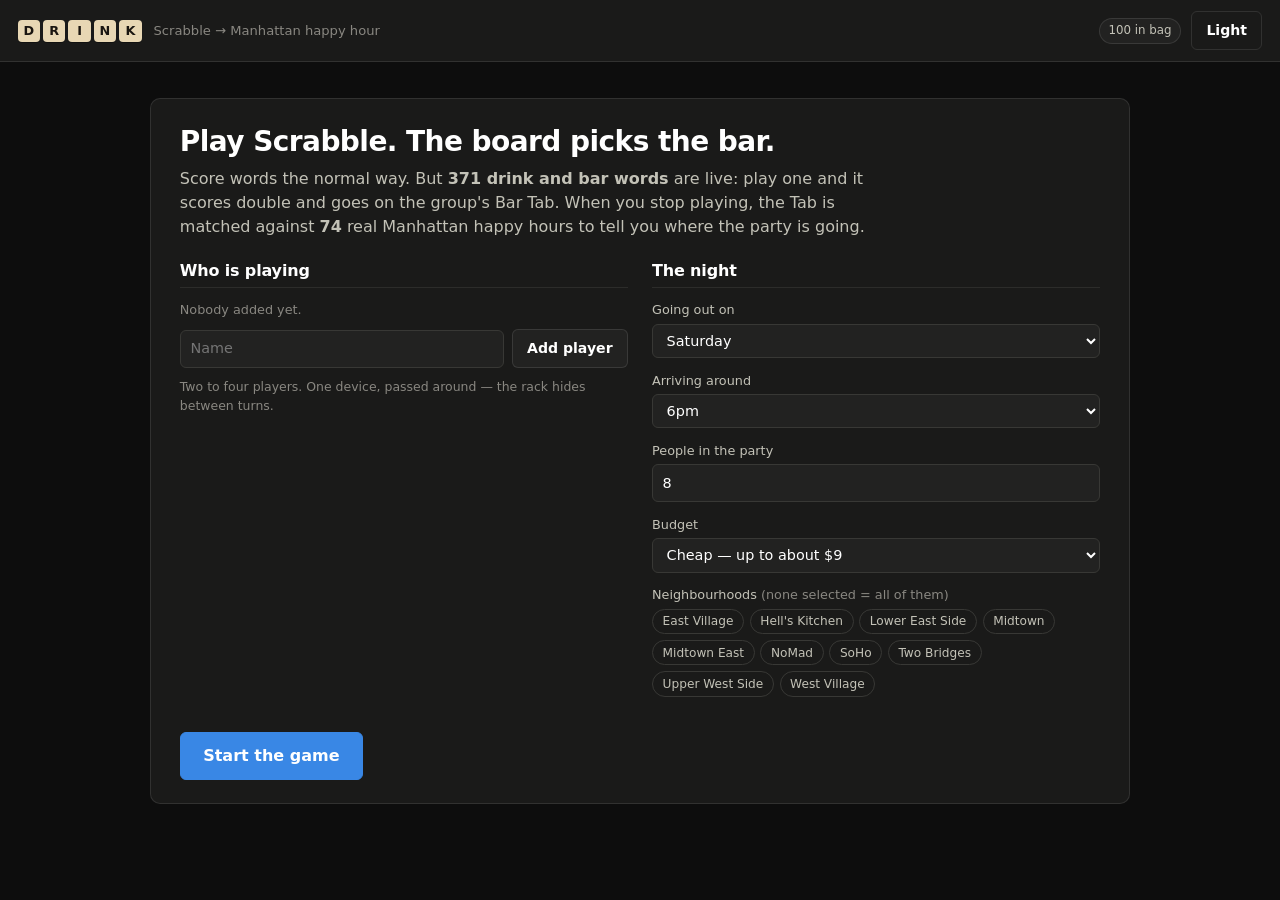
<file: index.html>
<!DOCTYPE html>
<html lang="en" data-theme="dark">
<head>
<meta charset="utf-8">
<meta name="viewport" content="width=device-width, initial-scale=1">
<title>Drink Scrabble - play for the bar</title>
<link rel="stylesheet" href="css/style.css">
</head>
<body>

<header class="topbar">
  <div class="brand">
    <span class="brand-tiles" aria-hidden="true">
      <i>D</i><i>R</i><i>I</i><i>N</i><i>K</i>
    </span>
    <span class="brand-sub">Scrabble &rarr; Manhattan happy hour</span>
  </div>
  <div class="topbar-right">
    <span id="bag-count" class="chip" title="Tiles left in the bag">100 in bag</span>
    <button id="theme-toggle" class="btn btn-ghost" type="button" aria-label="Switch to light mode">Light</button>
  </div>
</header>

<!-- ======================= SETUP ======================= -->
<main id="screen-setup" class="screen">
  <section class="panel panel-wide">
    <h1>Play Scrabble. The board picks the bar.</h1>
    <p class="lede">
      Score words the normal way. But <strong>371 drink and bar words</strong> are live:
      play one and it scores double and goes on the group's Bar Tab. When you stop playing,
      the Tab is matched against <strong id="bar-count-lede">74</strong> real Manhattan happy
      hours to tell you where the party is going.
    </p>

    <div class="setup-grid">
      <div class="setup-col">
        <h2>Who is playing</h2>
        <div id="player-list" class="player-list"></div>
        <div class="row">
          <input id="player-name" type="text" placeholder="Name" maxlength="18" autocomplete="off">
          <button id="add-player" class="btn" type="button">Add player</button>
        </div>
        <p class="hint">Two to four players. One device, passed around &mdash; the rack hides between turns.</p>
      </div>

      <div class="setup-col">
        <h2>The night</h2>
        <div class="field">
          <label for="opt-day">Going out on</label>
          <select id="opt-day"></select>
        </div>
        <div class="field">
          <label for="opt-time">Arriving around</label>
          <select id="opt-time"></select>
        </div>
        <div class="field">
          <label for="opt-size">People in the party</label>
          <input id="opt-size" type="number" min="1" max="40" value="8">
        </div>
        <div class="field">
          <label for="opt-budget">Budget</label>
          <select id="opt-budget">
            <option value="1">As cheap as it gets &mdash; $1-6 drinks</option>
            <option value="2" selected>Cheap &mdash; up to about $9</option>
            <option value="3">Mid &mdash; up to about $13</option>
            <option value="4">Whatever it costs</option>
          </select>
        </div>
        <div class="field">
          <label>Neighbourhoods <span class="label-note">(none selected = all of them)</span></label>
          <div id="hood-picker" class="hood-picker"></div>
        </div>
      </div>
    </div>

    <div class="setup-actions">
      <button id="start-game" class="btn btn-primary btn-lg" type="button">Start the game</button>
      <span id="setup-error" class="inline-error" role="status"></span>
    </div>
  </section>
</main>

<!-- ======================= GAME ======================= -->
<main id="screen-game" class="screen" hidden>
  <div class="game-layout">

    <section class="board-area">
      <div id="board" class="board" role="grid" aria-label="Scrabble board"></div>
      <div id="move-feedback" class="move-feedback" role="status" aria-live="polite"></div>
    </section>

    <aside class="sidebar">
      <section class="panel">
        <div class="turn-head">
          <h2 id="turn-name">&nbsp;</h2>
          <span id="turn-dir" class="chip chip-dir" title="Typing direction">&rarr; across</span>
        </div>
        <div id="rack" class="rack" aria-label="Your tiles"></div>
        <div class="rack-controls">
          <button id="btn-submit" class="btn btn-primary" type="button">Play word</button>
          <button id="btn-recall" class="btn" type="button">Recall</button>
          <button id="btn-shuffle" class="btn" type="button">Shuffle</button>
        </div>
        <div class="rack-controls">
          <button id="btn-pass" class="btn btn-ghost" type="button">Pass</button>
          <button id="btn-swap" class="btn btn-ghost" type="button">Swap tiles</button>
        </div>
        <p class="hint">
          Click a square, then type. Click it again to flip across/down.
          <kbd>Enter</kbd> plays, <kbd>Esc</kbd> recalls.
        </p>
      </section>

      <section class="panel">
        <h2>Score</h2>
        <div id="scoreboard" class="scoreboard"></div>
      </section>

      <section class="panel">
        <div class="tab-head">
          <h2>Bar Tab</h2>
          <span id="tab-count" class="chip">0 pours</span>
        </div>
        <div id="bar-tab" class="bar-tab">
          <p class="empty-note">No drink words played yet. Try GIN, OYSTER, PATIO, CHEAP&hellip;</p>
        </div>
      </section>

      <button id="btn-finish" class="btn btn-finish" type="button">Stop playing &rarr; pick the bar</button>
    </aside>
  </div>
</main>

<!-- ======================= RESULTS ======================= -->
<main id="screen-results" class="screen" hidden>
  <div id="results-body"></div>
</main>

<!-- ======================= OVERLAYS ======================= -->
<div id="handoff" class="overlay" hidden>
  <div class="overlay-card">
    <p class="overlay-kicker">Pass the device to</p>
    <h2 id="handoff-name">&nbsp;</h2>
    <p id="handoff-last" class="overlay-note"></p>
    <button id="handoff-go" class="btn btn-primary btn-lg" type="button">Ready &mdash; show my tiles</button>
  </div>
</div>

<div id="blank-picker" class="overlay" hidden>
  <div class="overlay-card">
    <p class="overlay-kicker">Blank tile</p>
    <h2>What letter is it?</h2>
    <div id="blank-letters" class="blank-letters"></div>
    <button id="blank-cancel" class="btn btn-ghost" type="button">Cancel</button>
  </div>
</div>

<div id="swap-picker" class="overlay" hidden>
  <div class="overlay-card">
    <p class="overlay-kicker">Swap tiles</p>
    <h2>Pick the tiles to throw back</h2>
    <div id="swap-letters" class="blank-letters"></div>
    <p class="overlay-note">Costs your turn. You draw the same number back.</p>
    <div class="row row-center">
      <button id="swap-confirm" class="btn btn-primary" type="button">Swap</button>
      <button id="swap-cancel" class="btn btn-ghost" type="button">Cancel</button>
    </div>
  </div>
</div>

<div id="pour-toast" class="toast" hidden></div>

<script src="js/dict.js"></script>
<script src="js/lexicon.js"></script>
<script src="js/bars.js"></script>
<script src="js/engine.js"></script>
<script src="js/recommend.js"></script>
<script src="js/app.js"></script>
</body>
</html>
</file>
<file: css/style.css>
/* ==========================================================================
   Drink Scrabble
   Chart colours, surfaces and ink come from the dataviz reference palette.
   Board premium squares deliberately keep the traditional Scrabble colours -
   they are game chrome people recognise, not a data encoding.
   ========================================================================== */

:root {
  color-scheme: dark;

  /* surfaces + ink (dark is the default here; this is a night-time app) */
  --page:            #0d0d0d;
  --surface-1:       #1a1a19;
  --surface-2:       #222221;
  --text-primary:    #ffffff;
  --text-secondary:  #c3c2b7;
  --text-muted:      #898781;
  --grid:            #2c2c2a;
  --baseline:        #383835;
  --border:          rgba(255,255,255,0.10);

  /* chart */
  --series-1:        #3987e5;
  --series-1-soft:   #184f95;

  /* status - fixed, never themed */
  --good:            #0ca30c;
  --warning:         #fab219;
  --serious:         #ec835a;
  --critical:        #d03b3b;

  /* game chrome */
  --tile-face:       #e8d7b4;
  --tile-ink:        #1a1510;
  --tile-pending:    #f5c86a;
  --cell:            #26312b;
  --cell-edge:       #16211b;
  --prem-tw:         #b5343a;
  --prem-dw:         #d98ea0;
  --prem-tl:         #2f6fa8;
  --prem-dl:         #7fbbdd;
  --felt:            #1d2b24;

  --radius:          10px;
  --radius-sm:       6px;
  --font: system-ui, -apple-system, "Segoe UI", sans-serif;
}

:root[data-theme="light"] {
  color-scheme: light;
  --page:            #f9f9f7;
  --surface-1:       #fcfcfb;
  --surface-2:       #f2f1ed;
  --text-primary:    #0b0b0b;
  --text-secondary:  #52514e;
  --text-muted:      #898781;
  --grid:            #e1e0d9;
  --baseline:        #c3c2b7;
  --border:          rgba(11,11,11,0.10);
  --series-1:        #2a78d6;
  --series-1-soft:   #9ec5f4;
  --cell:            #e6e0cf;
  --cell-edge:       #cfc7b2;
  --felt:            #d9d2bf;
  --tile-face:       #f3e5c6;
}

* { box-sizing: border-box; }

body {
  margin: 0;
  font-family: var(--font);
  background: var(--page);
  color: var(--text-primary);
  line-height: 1.5;
  -webkit-font-smoothing: antialiased;
}

h1, h2, h3 { line-height: 1.2; margin: 0 0 .5rem; font-weight: 650; }
h1 { font-size: 1.75rem; letter-spacing: -0.02em; }
h2 { font-size: 1rem; letter-spacing: -0.01em; }
p { margin: 0 0 .75rem; }
kbd {
  font: inherit; font-size: .78em; padding: .05em .4em;
  border: 1px solid var(--border); border-radius: 4px;
  background: var(--surface-2); color: var(--text-secondary);
}

/* ---------- top bar ---------- */
.topbar {
  display: flex; align-items: center; justify-content: space-between;
  gap: 1rem; padding: .7rem 1.1rem;
  border-bottom: 1px solid var(--border); background: var(--surface-1);
  position: sticky; top: 0; z-index: 20;
}
.brand { display: flex; align-items: center; gap: .75rem; flex-wrap: wrap; }
.brand-tiles { display: flex; gap: 3px; }
.brand-tiles i {
  font-style: normal; font-weight: 700; font-size: .8rem;
  width: 1.4rem; height: 1.4rem; display: grid; place-items: center;
  background: var(--tile-face); color: var(--tile-ink);
  border-radius: 4px; box-shadow: 0 1px 0 rgba(0,0,0,.35);
}
.brand-sub { color: var(--text-muted); font-size: .82rem; }
.topbar-right { display: flex; align-items: center; gap: .6rem; }

.chip {
  font-size: .74rem; padding: .2rem .55rem; border-radius: 999px;
  background: var(--surface-2); color: var(--text-secondary);
  border: 1px solid var(--border); white-space: nowrap;
}

/* ---------- buttons ---------- */
.btn {
  font: inherit; font-size: .88rem; font-weight: 550;
  padding: .5rem .9rem; border-radius: var(--radius-sm);
  border: 1px solid var(--border); background: var(--surface-2);
  color: var(--text-primary); cursor: pointer;
  transition: background .12s, border-color .12s, transform .06s;
}
.btn:hover { background: var(--grid); }
.btn:active { transform: translateY(1px); }
.btn:disabled { opacity: .4; cursor: not-allowed; }
.btn-primary { background: var(--series-1); border-color: var(--series-1); color: #fff; }
.btn-primary:hover { filter: brightness(1.1); background: var(--series-1); }
.btn-ghost { background: transparent; }
.btn-lg { font-size: 1rem; padding: .7rem 1.4rem; }
.btn-finish {
  width: 100%; padding: .8rem; font-size: .95rem; font-weight: 650;
  background: transparent; border: 1px dashed var(--baseline); color: var(--text-secondary);
}
.btn-finish:hover { color: var(--text-primary); border-color: var(--series-1); background: var(--surface-2); }

/* ---------- panels & screens ---------- */
.screen { padding: 1.25rem; }
.panel {
  background: var(--surface-1); border: 1px solid var(--border);
  border-radius: var(--radius); padding: 1.1rem;
}
.panel + .panel { margin-top: 1rem; }
.panel-wide { max-width: 980px; margin: 1rem auto; padding: 1.6rem 1.8rem 1.4rem; }
.lede { color: var(--text-secondary); max-width: 68ch; }
.hint { font-size: .78rem; color: var(--text-muted); margin: .6rem 0 0; }
.label-note { color: var(--text-muted); font-weight: 400; }

/* ---------- setup ---------- */
.setup-grid {
  display: grid; grid-template-columns: 1fr 1fr; gap: 1.5rem; margin-top: 1.4rem;
}
@media (max-width: 760px) { .setup-grid { grid-template-columns: 1fr; } }
.setup-col h2 { padding-bottom: .4rem; border-bottom: 1px solid var(--grid); margin-bottom: .8rem; }

.field { margin-bottom: .8rem; }
.field label { display: block; font-size: .8rem; color: var(--text-secondary); margin-bottom: .25rem; }
input[type=text], input[type=number], select {
  font: inherit; font-size: .9rem; width: 100%;
  padding: .45rem .6rem; border-radius: var(--radius-sm);
  border: 1px solid var(--baseline); background: var(--surface-2); color: var(--text-primary);
}
input:focus, select:focus, .cell:focus {
  outline: 2px solid var(--series-1); outline-offset: 1px;
}
.row { display: flex; gap: .5rem; align-items: center; }
.row-center { justify-content: center; margin-top: .8rem; }
.row input { flex: 1; }

.player-list { display: flex; flex-direction: column; gap: .4rem; margin-bottom: .6rem; }
.player-row {
  display: flex; align-items: center; justify-content: space-between; gap: .5rem;
  padding: .4rem .6rem; border-radius: var(--radius-sm);
  background: var(--surface-2); border: 1px solid var(--border);
}
.player-row .px { font-weight: 600; }
.player-row button {
  background: none; border: 0; color: var(--text-muted); cursor: pointer;
  font-size: 1.1rem; line-height: 1; padding: 0 .2rem;
}
.player-row button:hover { color: var(--critical); }

.hood-picker { display: flex; flex-wrap: wrap; gap: .35rem; }
.hood-chip {
  font-size: .76rem; padding: .3rem .6rem; border-radius: 999px;
  border: 1px solid var(--baseline); background: transparent;
  color: var(--text-secondary); cursor: pointer; font-family: inherit;
}
.hood-chip[aria-pressed="true"] {
  background: var(--series-1); border-color: var(--series-1); color: #fff;
}
.setup-actions { margin-top: 1.4rem; display: flex; align-items: center; gap: 1rem; }
.inline-error { color: var(--critical); font-size: .85rem; }

/* ---------- game layout ---------- */
.game-layout {
  display: grid; grid-template-columns: minmax(320px, 1fr) 340px;
  gap: 1.25rem; max-width: 1280px; margin: 0 auto; align-items: start;
}
@media (max-width: 1000px) { .game-layout { grid-template-columns: 1fr; } }

.board-area { display: flex; flex-direction: column; gap: .6rem; }

.board {
  display: grid; grid-template-columns: repeat(15, 1fr);
  gap: 2px; padding: 8px; aspect-ratio: 1;
  background: var(--felt); border: 1px solid var(--border);
  border-radius: var(--radius); width: 100%;
}
.cell {
  position: relative; display: grid; place-items: center;
  background: var(--cell); border-radius: 3px; border: 0; padding: 0;
  font-family: inherit; cursor: pointer; color: var(--text-primary);
  font-size: clamp(5px, .62vw, 9px); font-weight: 650; letter-spacing: .02em;
  line-height: 1; text-align: center; overflow: hidden;
}
.cell[data-prem="T"] { background: var(--prem-tw); color: #fff; }
.cell[data-prem="D"] { background: var(--prem-dw); color: #2a1016; }
.cell[data-prem="t"] { background: var(--prem-tl); color: #fff; }
.cell[data-prem="d"] { background: var(--prem-dl); color: #10222e; }
.cell[data-prem="*"] { background: var(--prem-dw); color: #2a1016; font-size: 1.1em; }
.cell.is-cursor { outline: 2px solid var(--series-1); outline-offset: -2px; z-index: 2; }
.cell.in-line::after {
  content: ''; position: absolute; inset: 0;
  background: var(--series-1); opacity: .16; pointer-events: none;
}

/* a tile sitting on a square */
.tile {
  position: absolute; inset: 1px; border-radius: 3px;
  background: var(--tile-face); color: var(--tile-ink);
  display: grid; place-items: center;
  font-size: clamp(9px, 1.35vw, 19px); font-weight: 700;
  box-shadow: inset 0 -2px 0 rgba(0,0,0,.18);
}
.tile.is-pending { background: var(--tile-pending); box-shadow: inset 0 -2px 0 rgba(0,0,0,.22), 0 0 0 2px var(--series-1); }
.tile.is-blank { font-style: italic; opacity: .92; }
.tile .pip {
  position: absolute; right: 1px; bottom: 0;
  font-size: .5em; font-weight: 600; opacity: .72;
}
.tile.just-played { animation: pop .28s ease-out; }
@keyframes pop { from { transform: scale(.7); opacity: 0; } to { transform: scale(1); opacity: 1; } }

.move-feedback { min-height: 2.4rem; font-size: .88rem; }
.move-feedback .err { color: var(--critical); }
.move-feedback .ok { color: var(--text-secondary); }
.move-feedback strong { color: var(--text-primary); }

/* ---------- rack ---------- */
.turn-head { display: flex; align-items: baseline; justify-content: space-between; gap: .5rem; margin-bottom: .7rem; }
.turn-head h2 { margin: 0; font-size: 1.15rem; }
.chip-dir { cursor: default; }

.rack {
  display: flex; gap: .3rem; justify-content: center; flex-wrap: nowrap;
  padding: .5rem; border-radius: var(--radius-sm);
  background: var(--felt); border: 1px solid var(--border); min-height: 3.6rem;
}
.rack-tile {
  width: 2.3rem; height: 2.6rem; flex: none; border-radius: 5px; border: 0; padding: 0;
  background: var(--tile-face); color: var(--tile-ink);
  font-family: inherit; font-size: 1.15rem; font-weight: 700;
  position: relative; cursor: pointer;
  box-shadow: inset 0 -3px 0 rgba(0,0,0,.18);
  transition: transform .1s;
}
.rack-tile:hover { transform: translateY(-3px); }
.rack-tile[aria-pressed="true"] { transform: translateY(-5px); box-shadow: inset 0 -3px 0 rgba(0,0,0,.18), 0 0 0 2px var(--series-1); }
.rack-tile.is-used { opacity: .25; pointer-events: none; }
.rack-tile .pip { position: absolute; right: 3px; bottom: 1px; font-size: .58rem; font-weight: 600; opacity: .7; }
.rack-tile.is-blank { font-style: italic; color: var(--text-muted); }
.rack-controls { display: flex; gap: .4rem; margin-top: .6rem; }
.rack-controls .btn { flex: 1; }

/* ---------- scoreboard & tab ---------- */
.scoreboard { display: flex; flex-direction: column; gap: .3rem; }
.score-row {
  display: grid; grid-template-columns: 1fr auto auto; gap: .6rem; align-items: center;
  padding: .4rem .55rem; border-radius: var(--radius-sm); font-size: .88rem;
}
.score-row.is-active { background: var(--surface-2); box-shadow: inset 2px 0 0 var(--series-1); }
.score-row .sname { font-weight: 550; overflow: hidden; text-overflow: ellipsis; white-space: nowrap; }
.score-row .spts { font-weight: 700; font-variant-numeric: tabular-nums; }
.score-row .spours { font-size: .72rem; color: var(--text-muted); font-variant-numeric: tabular-nums; }

.tab-head { display: flex; align-items: baseline; justify-content: space-between; margin-bottom: .6rem; }
.bar-tab { display: flex; flex-wrap: wrap; gap: .3rem; max-height: 11rem; overflow-y: auto; }
.empty-note { font-size: .8rem; color: var(--text-muted); margin: 0; }
.pour-chip {
  font-size: .74rem; padding: .22rem .5rem; border-radius: 999px;
  background: var(--series-1-soft); color: var(--text-primary);
  border: 1px solid var(--border); white-space: nowrap;
}
.pour-chip b { font-weight: 700; }
.pour-chip span { opacity: .75; }

/* ---------- overlays ---------- */
.overlay {
  position: fixed; inset: 0; z-index: 50; display: grid; place-items: center;
  background: rgba(0,0,0,.72); backdrop-filter: blur(3px); padding: 1rem;
}
/* The `hidden` attribute only sets display:none at UA specificity, so the rule
   above would otherwise keep an invisible overlay stretched across the page,
   swallowing every click. Same for the toast. */
.overlay[hidden], .toast[hidden] { display: none; }
.overlay-card {
  background: var(--surface-1); border: 1px solid var(--border);
  border-radius: var(--radius); padding: 1.6rem; text-align: center;
  max-width: 420px; width: 100%;
}
.overlay-kicker { font-size: .75rem; text-transform: uppercase; letter-spacing: .08em;
  color: var(--text-muted); margin: 0 0 .3rem; }
.overlay-card h2 { font-size: 1.5rem; margin-bottom: .8rem; }
.overlay-note { font-size: .82rem; color: var(--text-secondary); }
.blank-letters { display: flex; flex-wrap: wrap; gap: .3rem; justify-content: center; margin: 1rem 0; }
.blank-letters button {
  width: 2.1rem; height: 2.3rem; border-radius: 5px; border: 1px solid var(--border);
  background: var(--tile-face); color: var(--tile-ink);
  font-family: inherit; font-weight: 700; cursor: pointer;
}
.blank-letters button:hover { filter: brightness(1.08); }
.blank-letters button[aria-pressed="true"] { box-shadow: 0 0 0 2px var(--series-1); }

.toast {
  position: fixed; left: 50%; bottom: 2rem; transform: translateX(-50%);
  z-index: 60; padding: .8rem 1.3rem; border-radius: var(--radius);
  background: var(--series-1); color: #fff; font-weight: 600;
  box-shadow: 0 8px 28px rgba(0,0,0,.45); animation: rise .3s ease-out;
  text-align: center; max-width: 90vw;
}
.toast .toast-sub { display: block; font-weight: 450; font-size: .8rem; opacity: .9; margin-top: .15rem; }
@keyframes rise { from { transform: translate(-50%, 14px); opacity: 0; } to { transform: translate(-50%, 0); opacity: 1; } }

/* ==========================================================================
   RESULTS
   ========================================================================== */
.results-wrap { max-width: 1060px; margin: 0 auto; }
.results-head { text-align: center; margin-bottom: 1.5rem; }
.results-head h1 { font-size: 1.5rem; }
.results-head p { color: var(--text-secondary); }

/* hero: the pick */
.hero-pick {
  background: var(--surface-1); border: 1px solid var(--border);
  border-left: 3px solid var(--series-1);
  border-radius: var(--radius); padding: 1.4rem 1.6rem; margin-bottom: 1.25rem;
}
.hero-kicker { font-size: .74rem; text-transform: uppercase; letter-spacing: .09em; color: var(--text-muted); margin: 0 0 .25rem; }
.hero-name { font-size: 2rem; letter-spacing: -0.02em; margin: 0 0 .15rem; }
.hero-where { color: var(--text-secondary); font-size: .92rem; margin-bottom: .9rem; }
.hero-figure { font-size: 2.6rem; font-weight: 700; letter-spacing: -0.03em; line-height: 1; }
.hero-figure small { font-size: .85rem; font-weight: 450; color: var(--text-muted); letter-spacing: 0; }
.hero-split { display: flex; gap: 2rem; flex-wrap: wrap; align-items: flex-end; justify-content: space-between; }

/* stat tiles */
.stat-row { display: grid; grid-template-columns: repeat(auto-fit, minmax(150px, 1fr)); gap: .75rem; margin-bottom: 1.25rem; }
.stat {
  background: var(--surface-1); border: 1px solid var(--border);
  border-radius: var(--radius); padding: .9rem 1rem;
}
.stat .stat-label { font-size: .74rem; text-transform: uppercase; letter-spacing: .07em; color: var(--text-muted); }
.stat .stat-value { font-size: 1.6rem; font-weight: 700; letter-spacing: -0.02em; line-height: 1.15; }
.stat .stat-note { font-size: .78rem; color: var(--text-secondary); }

/* the one chart: ranked match scores */
.chart-block { background: var(--surface-1); border: 1px solid var(--border); border-radius: var(--radius); padding: 1.1rem 1.2rem 1.3rem; margin-bottom: 1.25rem; }
.chart-title { font-size: 1rem; font-weight: 650; margin-bottom: .15rem; }
.chart-sub { font-size: .8rem; color: var(--text-muted); margin-bottom: 1rem; }
.chart { display: flex; flex-direction: column; gap: 2px; }
.chart-row {
  display: grid; grid-template-columns: minmax(96px, 150px) 1fr; gap: .75rem;
  align-items: center; padding: 1px 0; cursor: default;
}
.chart-row-label {
  font-size: .8rem; color: var(--text-secondary); text-align: right;
  overflow: hidden; text-overflow: ellipsis; white-space: nowrap;
}
.chart-track { position: relative; height: 18px; }
.chart-bar {
  position: absolute; left: 0; top: 2px; bottom: 2px;
  background: var(--series-1); border-radius: 0 4px 4px 0; min-width: 2px;
}
.chart-bar.is-blocked { background: var(--baseline); }
.chart-value {
  position: absolute; top: 50%; transform: translateY(-50%);
  font-size: .78rem; font-weight: 650; font-variant-numeric: tabular-nums;
  color: var(--text-primary); padding-left: .4rem;
}
.chart-grid { position: absolute; inset: 0; pointer-events: none; }
.chart-gridline { position: absolute; top: 0; bottom: 0; width: 1px; background: var(--grid); }
.chart-axis { display: grid; grid-template-columns: minmax(96px,150px) 1fr; gap: .75rem; margin-top: .4rem; }
.chart-axis-inner { position: relative; height: 1.1rem; border-top: 1px solid var(--baseline); }
.chart-tick { position: absolute; top: .15rem; font-size: .7rem; color: var(--text-muted); transform: translateX(-50%); font-variant-numeric: tabular-nums; }
.chart-row:hover .chart-bar { filter: brightness(1.15); }

.chart-tip {
  position: fixed; z-index: 70; pointer-events: none;
  background: var(--surface-1); border: 1px solid var(--baseline);
  border-radius: var(--radius-sm); padding: .55rem .7rem; font-size: .78rem;
  box-shadow: 0 6px 20px rgba(0,0,0,.4); max-width: 260px;
}
.chart-tip .tt-name { font-weight: 650; display: block; margin-bottom: .2rem; }
.chart-tip .tt-line { color: var(--text-secondary); display: block; font-variant-numeric: tabular-nums; }

/* bar cards */
.bar-cards { display: grid; gap: .75rem; margin-bottom: 1.25rem; }
.bar-card {
  background: var(--surface-1); border: 1px solid var(--border);
  border-radius: var(--radius); padding: 1rem 1.1rem;
}
.bar-card.is-blocked { opacity: .62; }
.bar-card-head { display: flex; justify-content: space-between; gap: 1rem; align-items: baseline; flex-wrap: wrap; }
.bar-card h3 { font-size: 1.1rem; margin: 0; }
.bar-rank { font-size: .74rem; color: var(--text-muted); font-variant-numeric: tabular-nums; }
.bar-where { font-size: .82rem; color: var(--text-muted); margin: .1rem 0 .6rem; }
.bar-score { font-size: 1.25rem; font-weight: 700; font-variant-numeric: tabular-nums; white-space: nowrap; }
.bar-score small { font-size: .7rem; font-weight: 450; color: var(--text-muted); }

.status-line { display: flex; align-items: center; gap: .4rem; font-size: .82rem; margin-bottom: .5rem; }
.status-line .ico { width: 1rem; height: 1rem; flex: none; }
.status-good    { color: var(--good); }
.status-warning { color: var(--warning); }
.status-serious { color: var(--serious); }
.status-critical{ color: var(--critical); }

.why { list-style: none; padding: 0; margin: .5rem 0 0; display: flex; flex-direction: column; gap: .3rem; }
.why li { font-size: .84rem; color: var(--text-secondary); display: flex; gap: .5rem; }
.why .why-words { color: var(--text-primary); font-weight: 600; white-space: nowrap; }
.bar-note { font-size: .8rem; color: var(--text-muted); margin: .6rem 0 0; font-style: italic; }
.bar-tags { display: flex; flex-wrap: wrap; gap: .25rem; margin-top: .6rem; }

/* crawl */
.crawl { display: grid; gap: .6rem; }
.crawl-step {
  display: grid; grid-template-columns: 2rem 1fr; gap: .75rem; align-items: start;
  background: var(--surface-1); border: 1px solid var(--border);
  border-radius: var(--radius); padding: .8rem 1rem;
}
.crawl-num {
  width: 2rem; height: 2rem; border-radius: 999px; display: grid; place-items: center;
  background: var(--series-1); color: #fff; font-weight: 700; font-size: .9rem;
}
.crawl-step h4 { margin: 0; font-size: .98rem; }
.crawl-step p { margin: .1rem 0 0; font-size: .82rem; color: var(--text-secondary); }

/* table view (accessibility requirement for the chart) */
.table-toggle { margin-bottom: .75rem; }
details.data-table summary { cursor: pointer; font-size: .82rem; color: var(--text-secondary); }
table.scores { width: 100%; border-collapse: collapse; font-size: .82rem; margin-top: .7rem; }
table.scores th, table.scores td { text-align: left; padding: .35rem .5rem; border-bottom: 1px solid var(--grid); }
table.scores th { color: var(--text-muted); font-weight: 550; }
table.scores td.num, table.scores th.num { text-align: right; font-variant-numeric: tabular-nums; }

.section-head { margin: 1.75rem 0 .75rem; }
.section-head h2 { font-size: 1.15rem; }
.section-head p { font-size: .85rem; color: var(--text-muted); margin: 0; }

.results-actions { display: flex; gap: .6rem; justify-content: center; margin: 2rem 0 1rem; flex-wrap: wrap; }
.provenance { font-size: .76rem; color: var(--text-muted); text-align: center; margin-bottom: 2rem; }
.provenance a { color: var(--text-secondary); }

@media print {
  .topbar, .results-actions, .btn { display: none !important; }
  body { background: #fff; color: #000; }
}
</file>
